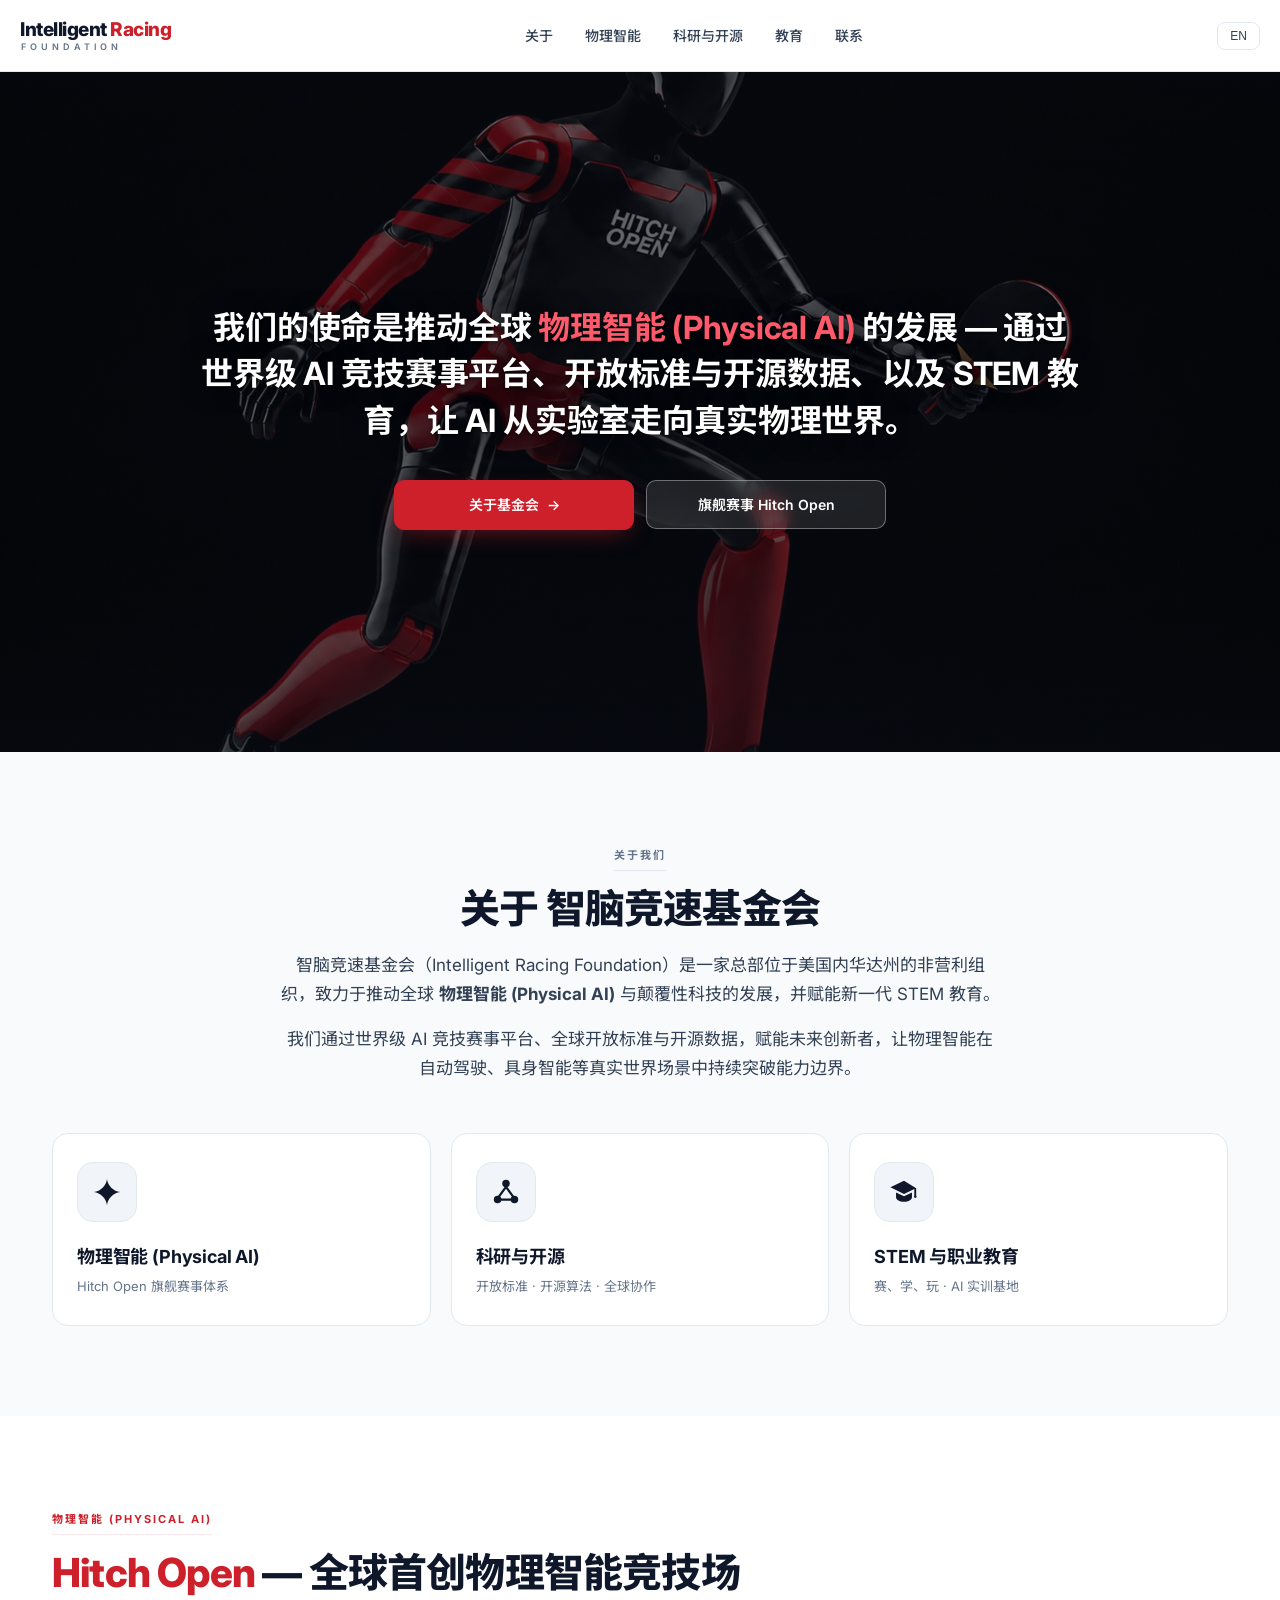
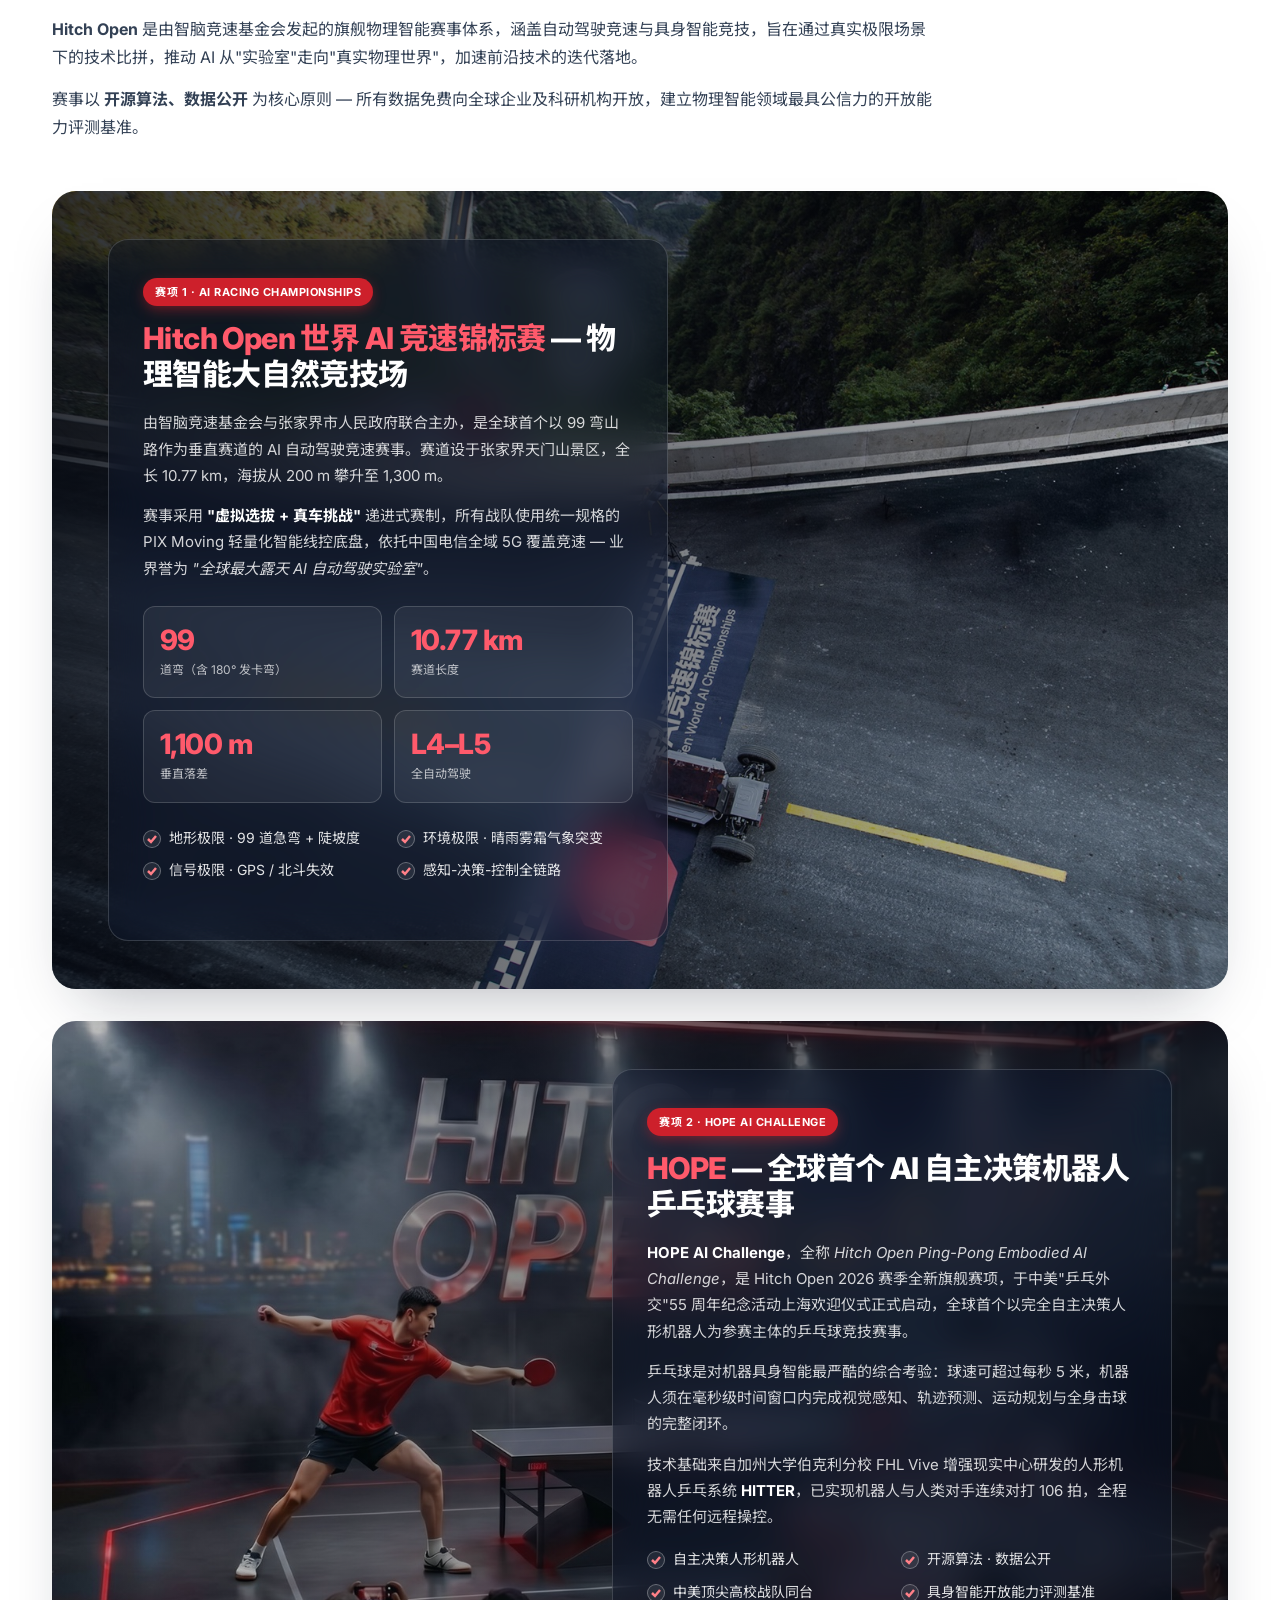
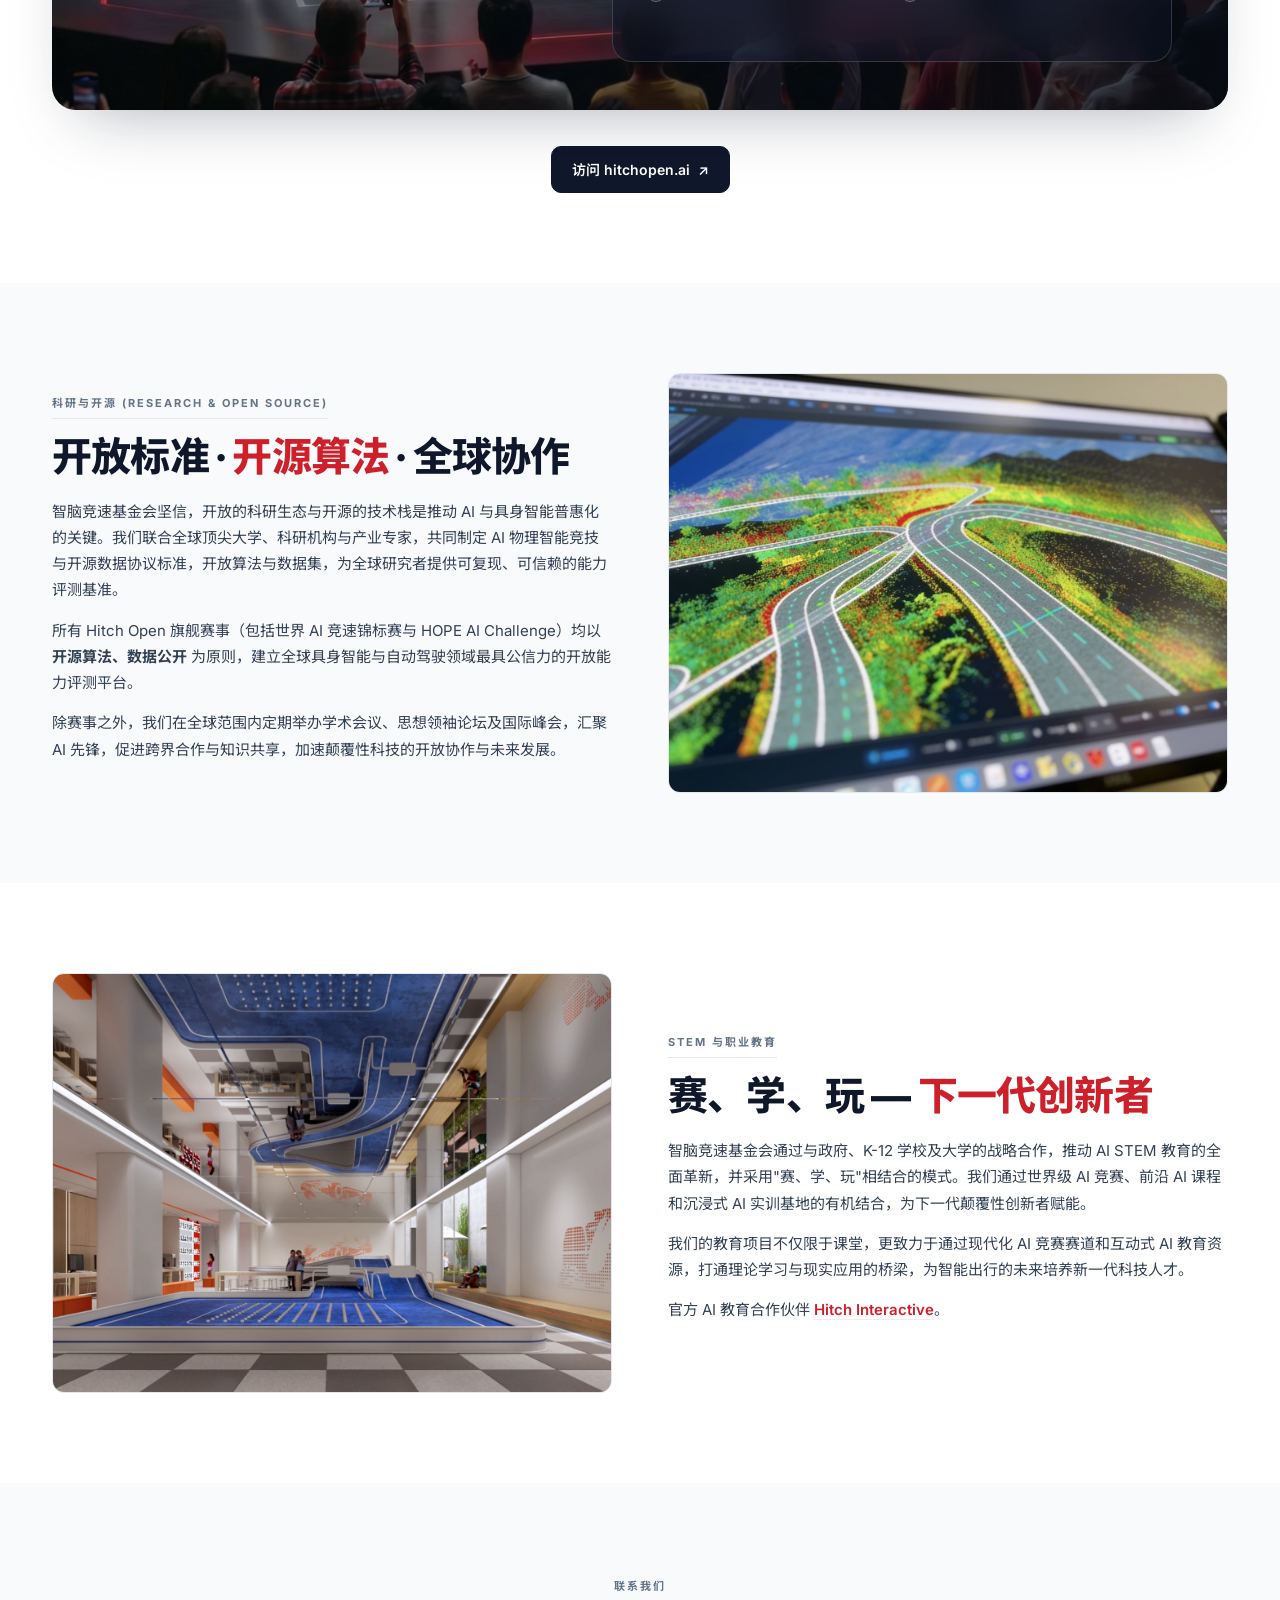
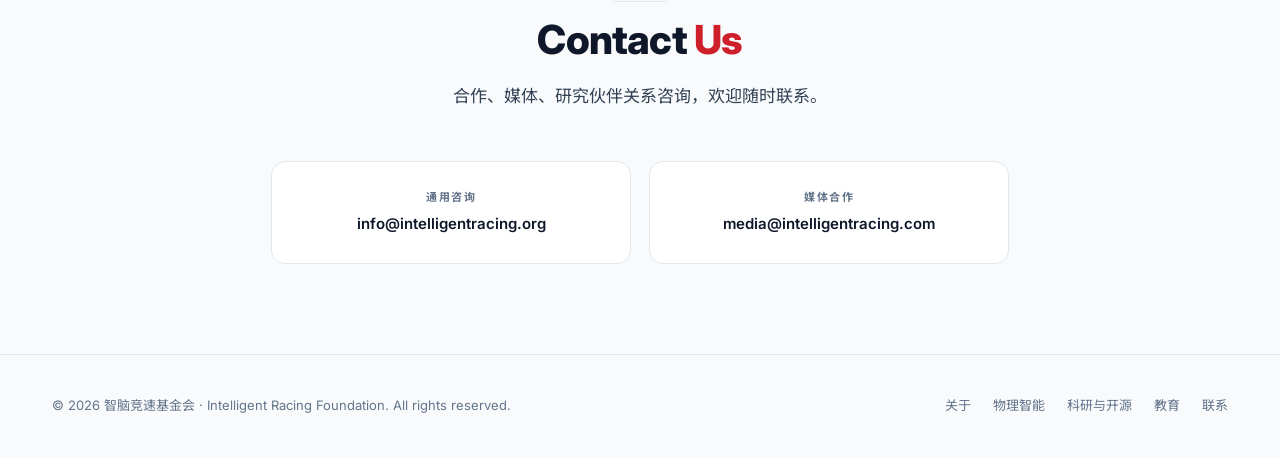
<file: index.html>
<!DOCTYPE html>
<html lang="zh-CN">

<head>
  <meta charset="utf-8">
  <title data-zh="智脑竞速基金会 · Intelligent Racing Foundation" data-en="Intelligent Racing Foundation">智脑竞速基金会 · Intelligent Racing Foundation</title>
  <meta name="viewport" content="width=device-width, initial-scale=1">
  <meta name="description" content="智脑竞速基金会 (Intelligent Racing Foundation) — 总部位于美国内华达州的非营利组织，致力于推动全球物理智能 (Physical AI) 与颠覆性科技发展。旗下 Hitch Open 旗舰赛事体系涵盖世界 AI 竞速锦标赛与 HOPE AI Challenge 机器人乒乓球赛事。">
  <meta name="keywords" content="Physical AI, 物理智能, Hitch Open, AI Racing, Embodied AI, 具身智能, 自动驾驶, STEM 教育, Intelligent Racing Foundation, 智脑竞速基金会">
  <meta name="author" content="Intelligent Racing Foundation">
  <meta name="robots" content="index, follow">
  <meta name="theme-color" content="#CD202B">
  <link rel="canonical" href="https://intelligentracing.org/">

  <!-- Open Graph -->
  <meta property="og:type" content="website">
  <meta property="og:site_name" content="Intelligent Racing Foundation">
  <meta property="og:title" content="智脑竞速基金会 · Intelligent Racing Foundation">
  <meta property="og:description" content="推动全球物理智能 (Physical AI) 发展 — 世界级 AI 竞技赛事 · 开放标准与开源数据 · STEM 教育.">
  <meta property="og:url" content="https://intelligentracing.org/">
  <meta property="og:image" content="https://intelligentracing.org/images/hero-bg.jpg">
  <meta property="og:image:width" content="1536">
  <meta property="og:image:height" content="1024">
  <meta property="og:locale" content="zh_CN">
  <meta property="og:locale:alternate" content="en_US">

  <!-- Twitter Card -->
  <meta name="twitter:card" content="summary_large_image">
  <meta name="twitter:title" content="智脑竞速基金会 · Intelligent Racing Foundation">
  <meta name="twitter:description" content="推动全球物理智能 (Physical AI) 发展 — 世界级 AI 竞技赛事 · 开放标准与开源数据 · STEM 教育.">
  <meta name="twitter:image" content="https://intelligentracing.org/images/hero-bg.jpg">

  <link rel="icon" type="image/png" href="images/favicon.png">
  <link rel="apple-touch-icon" href="images/webclip.png">
  <link rel="preconnect" href="https://fonts.googleapis.com">
  <link rel="preconnect" href="https://fonts.gstatic.com" crossorigin>
  <link
    href="https://fonts.googleapis.com/css2?family=Inter:wght@400;500;600;700;800&family=Noto+Sans+SC:wght@400;500;700;900&display=swap"
    rel="stylesheet">
  <style>
    /* ============================================
       Foundation — Cool Gray + Red Accent
       Variant 4 — Editorial slate base, brand red
       reserved for high-impact callouts (logo,
       headline keyword, stats, CTAs).
       ============================================ */
    :root {
      /* Neutrals (cool slate spectrum) */
      --bg: #FFFFFF;
      --bg-subtle: #F8FAFC;
      --bg-muted: #F1F5F9;
      --text: #0F172A;
      --text-soft: #334155;
      --text-muted: #64748B;
      --border: #E2E8F0;
      --border-strong: #CBD5E1;

      /* Slate (foundation neutrals) */
      --slate: #334155;
      --slate-dark: #0F172A;
      --slate-soft: #E2E8F0;
      --slate-tint: #F1F5F9;

      /* Red accent (brand callout) */
      --red: #CD202B;
      --red-dark: #A81822;
      --red-soft: #FBE8EA;
      --red-tint: #FDF3F4;
    }

    * {
      margin: 0;
      padding: 0;
      box-sizing: border-box;
    }

    html {
      scroll-behavior: smooth;
    }

    body {
      font-family: "Inter", "Noto Sans SC", -apple-system, BlinkMacSystemFont,
        "PingFang SC", "Microsoft YaHei", sans-serif;
      background: var(--bg);
      color: var(--text);
      line-height: 1.65;
      font-size: 15px;
      -webkit-font-smoothing: antialiased;
    }

    a {
      color: var(--text);
      text-decoration: none;
      transition: opacity 0.15s, color 0.15s;
    }

    a:hover {
      opacity: 0.7;
    }

    img {
      max-width: 100%;
      display: block;
    }

    /* Media images */
    .media-img {
      width: 100%;
      border-radius: 12px;
      object-fit: cover;
      display: block;
      border: 1px solid var(--border);
    }

    /* Container */
    .container {
      max-width: 1240px;
      margin: 0 auto;
      padding: 0 32px;
    }

    /* Header */
    .header {
      position: sticky;
      top: 0;
      z-index: 50;
      background: rgba(255, 255, 255, 0.88);
      backdrop-filter: saturate(180%) blur(12px);
      -webkit-backdrop-filter: saturate(180%) blur(12px);
      border-bottom: 1px solid var(--border);
    }

    .nav {
      display: flex;
      justify-content: space-between;
      align-items: center;
      gap: 24px;
      padding: 16px 0;
    }

    .logo {
      display: flex;
      flex-direction: column;
      gap: 3px;
      line-height: 1;
    }

    .logo .logo-main {
      font-size: 19px;
      font-weight: 800;
      letter-spacing: -0.025em;
      color: var(--slate-dark);
      white-space: nowrap;
    }

    .logo .logo-main em {
      font-style: normal;
      color: var(--red);
    }

    .logo .logo-sub {
      font-size: 9px;
      font-weight: 600;
      letter-spacing: 4px;
      text-transform: uppercase;
      color: var(--text-muted);
      padding-left: 1px;
    }

    .logo:hover {
      opacity: 1;
    }

    .nav ul {
      list-style: none;
      display: flex;
      gap: 4px;
      align-items: center;
      font-size: 14px;
    }

    .nav ul li a {
      display: inline-block;
      padding: 8px 14px;
      border-radius: 8px;
      color: var(--text-soft);
      font-weight: 500;
      transition: background 0.15s, color 0.15s;
    }

    .nav ul li a:hover {
      background: var(--bg-muted);
      color: var(--text);
      opacity: 1;
    }

    .nav-right {
      display: flex;
      gap: 8px;
      align-items: center;
    }

    .lang-toggle {
      padding: 6px 12px;
      border: 1px solid var(--border);
      border-radius: 8px;
      font-size: 12px;
      color: var(--text-soft);
      cursor: pointer;
      background: #fff;
      transition: border-color 0.15s, color 0.15s;
    }

    .lang-toggle:hover {
      border-color: var(--red);
      color: var(--red);
    }

    /* Hero */
    .hero {
      padding: 120px 0 110px;
      position: relative;
      overflow: hidden;
      min-height: 680px;
      display: flex;
      align-items: center;
      background: #0B0F17;
    }

    .hero::before {
      content: "";
      position: absolute;
      inset: 0;
      background-image: url("images/hero-bg.jpg");
      background-size: cover;
      background-position: center center;
      pointer-events: none;
    }

    .hero::after {
      content: "";
      position: absolute;
      inset: 0;
      background:
        radial-gradient(ellipse 70% 60% at 50% 50%, rgba(8, 12, 20, 0.72) 0%, rgba(8, 12, 20, 0.55) 55%, rgba(8, 12, 20, 0.30) 100%),
        linear-gradient(180deg, rgba(8, 12, 20, 0.35) 0%, rgba(8, 12, 20, 0) 30%, rgba(8, 12, 20, 0) 70%, rgba(8, 12, 20, 0.55) 100%);
      pointer-events: none;
    }

    .hero-content {
      max-width: 880px;
      margin: 0 auto;
      text-align: center;
      position: relative;
      z-index: 2;
    }

    .hero-eyebrow {
      display: inline-flex;
      align-items: center;
      gap: 8px;
      padding: 6px 14px;
      background: rgba(255, 255, 255, 0.08);
      border: 1px solid rgba(255, 255, 255, 0.18);
      backdrop-filter: blur(8px);
      -webkit-backdrop-filter: blur(8px);
      border-radius: 999px;
      font-size: 12px;
      font-weight: 500;
      color: rgba(255, 255, 255, 0.85);
      margin-bottom: 24px;
      letter-spacing: 0.3px;
    }

    .hero-eyebrow .pulse {
      width: 6px;
      height: 6px;
      border-radius: 50%;
      background: #FF4D5E;
      box-shadow: 0 0 0 4px rgba(255, 77, 94, 0.25);
    }

    .hero .slogan {
      font-size: clamp(22px, 2.6vw, 32px);
      font-weight: 700;
      line-height: 1.45;
      letter-spacing: -0.005em;
      color: #FFFFFF;
      max-width: 880px;
      margin: 0 auto 36px;
      text-shadow: 0 2px 24px rgba(0, 0, 0, 0.55), 0 1px 2px rgba(0, 0, 0, 0.6);
    }

    .hero .slogan .accent {
      color: #FF5A6B;
    }

    .btn-row {
      display: flex;
      gap: 12px;
      justify-content: center;
      flex-wrap: wrap;
    }

    .btn {
      display: inline-flex;
      align-items: center;
      gap: 8px;
      padding: 12px 22px;
      border: 1px solid var(--border-strong);
      border-radius: 10px;
      font-size: 14px;
      font-weight: 600;
      color: var(--text);
      background: #fff;
      cursor: pointer;
      transition: all 0.15s;
    }

    .btn:hover {
      border-color: var(--red);
      color: var(--red);
      transform: translateY(-1px);
      opacity: 1;
    }

    .btn.primary {
      background: var(--slate-dark);
      color: #fff;
      border-color: var(--slate-dark);
    }

    .btn.primary:hover {
      background: var(--red);
      border-color: var(--red);
      color: #fff;
    }

    .btn .arrow {
      transition: transform 0.15s;
    }

    .btn:hover .arrow {
      transform: translateX(2px);
    }

    /* Hero-specific button styling (on dark bg) */
    .hero .btn {
      background: rgba(255, 255, 255, 0.10);
      border-color: rgba(255, 255, 255, 0.35);
      color: #fff;
      backdrop-filter: blur(8px);
      -webkit-backdrop-filter: blur(8px);
      min-width: 240px;
      justify-content: center;
    }

    .hero .btn:hover {
      background: rgba(255, 255, 255, 0.18);
      border-color: #fff;
      color: #fff;
    }

    .hero .btn.primary {
      background: var(--red);
      border-color: var(--red);
      color: #fff;
      box-shadow: 0 8px 24px -8px rgba(205, 32, 43, 0.55);
    }

    .hero .btn.primary:hover {
      background: var(--red-dark);
      border-color: var(--red-dark);
      color: #fff;
    }


    /* Section base */
    section.block {
      padding: 90px 0;
      position: relative;
    }

    section.block.alt {
      background: var(--bg-subtle);
    }

    .section-head {
      max-width: 760px;
      margin: 0 auto 50px;
      text-align: center;
    }

    .eyebrow {
      display: inline-block;
      font-size: 11px;
      font-weight: 700;
      letter-spacing: 2px;
      text-transform: uppercase;
      color: var(--text-muted);
      margin-bottom: 14px;
      padding-bottom: 6px;
      border-bottom: 1px solid var(--border);
    }

    .eyebrow.red {
      color: var(--red);
      border-bottom-color: var(--red-soft);
    }

    h2.title {
      font-size: clamp(28px, 3.5vw, 40px);
      font-weight: 800;
      line-height: 1.2;
      letter-spacing: -0.02em;
      margin-bottom: 18px;
      color: var(--text);
    }

    h2.title .accent {
      color: var(--red);
    }

    h2.title .accent.slate {
      color: var(--slate-dark);
    }

    p.body,
    .lead {
      font-size: 15px;
      color: var(--text-soft);
      margin-bottom: 14px;
      line-height: 1.75;
    }

    .lead {
      font-size: 17px;
      max-width: 720px;
      margin: 0 auto 16px;
      line-height: 1.7;
    }

    /* Mission cards */
    .mission-grid {
      display: grid;
      grid-template-columns: repeat(3, 1fr);
      gap: 20px;
      margin-top: 30px;
    }

    .mission-card {
      background: #fff;
      border: 1px solid var(--border);
      border-radius: 16px;
      padding: 28px 24px;
      color: inherit;
      display: block;
      transition: transform 0.2s, box-shadow 0.2s, border-color 0.2s;
    }

    .mission-card:hover {
      transform: translateY(-4px);
      box-shadow: 0 12px 32px -8px rgba(15, 23, 42, 0.12);
      border-color: var(--red);
      opacity: 1;
    }

    .mission-card .num-label {
      font-family: "Inter", monospace;
      font-size: 11px;
      font-weight: 600;
      letter-spacing: 1.5px;
      color: var(--text-muted);
      margin-bottom: 18px;
    }

    .mission-card:hover .num-label {
      color: var(--red);
    }

    .mission-card .icon-box {
      width: 60px;
      height: 60px;
      border-radius: 16px;
      background: var(--slate-tint);
      border: 1px solid var(--border);
      display: flex;
      align-items: center;
      justify-content: center;
      margin-bottom: 20px;
      color: var(--slate-dark);
      transition: background 0.2s, border-color 0.2s, color 0.2s;
    }

    .mission-card .icon-box svg {
      width: 30px;
      height: 30px;
      display: block;
    }

    .mission-card:hover .icon-box {
      background: var(--red-tint);
      color: var(--red);
      border-color: var(--red-soft);
    }

    .mission-card h3 {
      font-size: 18px;
      font-weight: 700;
      margin-bottom: 6px;
      letter-spacing: -0.01em;
    }

    .mission-card .sub-name {
      font-size: 13px;
      color: var(--text-muted);
      line-height: 1.5;
    }

    /* Split */
    .split {
      display: grid;
      grid-template-columns: 1fr 1fr;
      gap: 56px;
      align-items: center;
    }

    .split.reverse> :first-child {
      order: 2;
    }

    /* Stats */
    .stats {
      display: grid;
      grid-template-columns: repeat(2, 1fr);
      gap: 12px;
      margin: 24px 0;
    }

    .stat {
      background: var(--bg-subtle);
      border: 1px solid var(--border);
      border-radius: 12px;
      padding: 18px 16px;
      transition: border-color 0.2s;
    }

    .stat:hover {
      border-color: var(--red-soft);
    }

    .stat .num {
      font-size: 28px;
      font-weight: 800;
      line-height: 1.1;
      letter-spacing: -0.02em;
      color: var(--red);
    }

    .stat .lab {
      font-size: 12px;
      color: var(--text-muted);
      margin-top: 4px;
    }

    /* Bullets */
    ul.bullets {
      list-style: none;
      display: grid;
      grid-template-columns: 1fr;
      gap: 10px;
      margin: 18px 0 24px;
    }

    ul.bullets.cols-2 {
      grid-template-columns: 1fr 1fr;
      gap: 10px 18px;
    }

    ul.bullets li {
      font-size: 14px;
      color: var(--text-soft);
      padding-left: 26px;
      position: relative;
      line-height: 1.6;
    }

    ul.bullets li::before {
      content: "";
      position: absolute;
      left: 0;
      top: 3px;
      width: 16px;
      height: 16px;
      border-radius: 50%;
      background-color: var(--bg-muted);
      border: 1px solid var(--border-strong);
      background-image: url("data:image/svg+xml;utf8,<svg xmlns='http://www.w3.org/2000/svg' viewBox='0 0 16 16' fill='none' stroke='%230F172A' stroke-width='2.5'><path d='M4 8l3 3 5-6'/></svg>");
      background-position: center;
      background-repeat: no-repeat;
    }

    /* Sub-event cards */
    .sub-event {
      background: #fff;
      border: 1px solid var(--border);
      border-radius: 16px;
      padding: 32px;
      margin-top: 28px;
    }

    .sub-event .tag {
      display: inline-flex;
      align-items: center;
      gap: 6px;
      padding: 5px 12px;
      border-radius: 999px;
      font-size: 11px;
      font-weight: 700;
      letter-spacing: 0.5px;
      text-transform: uppercase;
      background: var(--red);
      color: #fff;
    }

    .btn-accent {
      display: inline-flex;
      align-items: center;
      gap: 8px;
      padding: 11px 20px;
      border-radius: 10px;
      font-size: 14px;
      font-weight: 600;
      color: #fff;
      background: var(--slate-dark);
      border: 1px solid var(--slate-dark);
      transition: transform 0.15s, background 0.15s, color 0.15s;
    }

    .btn-accent:hover {
      transform: translateY(-1px);
      background: #1E293B;
      opacity: 1;
    }

    /* ============================================
       Glass feature block — full-bleed bg image
       with frosted-glass content card
       ============================================ */
    .glass-feature {
      position: relative;
      border-radius: 24px;
      overflow: hidden;
      min-height: 560px;
      display: flex;
      align-items: center;
      margin-top: 32px;
      isolation: isolate;
      box-shadow: 0 30px 60px -30px rgba(15, 23, 42, 0.35);
    }

    .glass-feature .gf-bg {
      position: absolute;
      inset: 0;
      background-size: cover;
      background-position: center center;
      z-index: 0;
      transform: scale(1.02);
      transition: transform 0.6s ease;
    }

    .glass-feature:hover .gf-bg {
      transform: scale(1.06);
    }

    .glass-feature::after {
      content: "";
      position: absolute;
      inset: 0;
      background:
        linear-gradient(100deg, rgba(8, 12, 20, 0.85) 0%, rgba(8, 12, 20, 0.55) 48%, rgba(8, 12, 20, 0.18) 100%);
      z-index: 1;
      pointer-events: none;
    }

    .glass-feature.reverse::after {
      background:
        linear-gradient(260deg, rgba(8, 12, 20, 0.85) 0%, rgba(8, 12, 20, 0.55) 48%, rgba(8, 12, 20, 0.18) 100%);
    }

    .glass-card {
      position: relative;
      z-index: 2;
      max-width: 560px;
      margin: 48px 56px;
      padding: 38px 34px 34px;
      background: rgba(15, 23, 42, 0.42);
      border: 1px solid rgba(255, 255, 255, 0.16);
      border-radius: 20px;
      backdrop-filter: blur(20px) saturate(160%);
      -webkit-backdrop-filter: blur(20px) saturate(160%);
      color: #fff;
    }

    .glass-feature.reverse .glass-card {
      margin-left: auto;
    }

    .glass-card .tag {
      display: inline-flex;
      align-items: center;
      gap: 6px;
      padding: 5px 12px;
      border-radius: 999px;
      font-size: 11px;
      font-weight: 700;
      letter-spacing: 0.5px;
      text-transform: uppercase;
      background: var(--red);
      color: #fff;
      box-shadow: 0 4px 14px -2px rgba(205, 32, 43, 0.55);
    }

    .glass-card .eyebrow {
      color: rgba(255, 255, 255, 0.7);
      border-bottom-color: rgba(255, 255, 255, 0.2);
    }

    .glass-card .eyebrow.red {
      color: #FF8088;
      border-bottom-color: rgba(255, 90, 107, 0.35);
    }

    .glass-card h2.title {
      color: #fff;
      margin-top: 14px;
    }

    .glass-card h2.title .accent {
      color: #FF5A6B;
    }

    .glass-card p.body {
      color: rgba(255, 255, 255, 0.82);
    }

    .glass-card p.body strong {
      color: #fff;
    }

    .glass-card p.body a {
      color: #FF8088;
    }

    .glass-card .stats .stat {
      background: rgba(255, 255, 255, 0.06);
      border: 1px solid rgba(255, 255, 255, 0.16);
    }

    .glass-card .stats .stat:hover {
      border-color: rgba(255, 90, 107, 0.55);
    }

    .glass-card .stats .stat .num {
      color: #FF5A6B;
    }

    .glass-card .stats .stat .lab {
      color: rgba(255, 255, 255, 0.7);
    }

    .glass-card ul.bullets li {
      color: rgba(255, 255, 255, 0.88);
    }

    .glass-card ul.bullets li::before {
      background-color: rgba(255, 255, 255, 0.08);
      border-color: rgba(255, 255, 255, 0.3);
      background-image: url("data:image/svg+xml;utf8,<svg xmlns='http://www.w3.org/2000/svg' viewBox='0 0 16 16' fill='none' stroke='%23FF8088' stroke-width='2.5'><path d='M4 8l3 3 5-6'/></svg>");
    }

    @media (max-width: 900px) {
      .glass-feature {
        min-height: 0;
      }

      .glass-card,
      .glass-feature.reverse .glass-card {
        margin: 24px 16px;
        max-width: none;
        padding: 28px 22px;
      }

      .glass-feature::after,
      .glass-feature.reverse::after {
        background: linear-gradient(180deg, rgba(8, 12, 20, 0.55) 0%, rgba(8, 12, 20, 0.85) 100%);
      }
    }

    /* Contact */
    .contact-grid {
      display: grid;
      grid-template-columns: repeat(2, minmax(260px, 360px));
      gap: 18px;
      justify-content: center;
      margin-top: 30px;
    }

    .contact-card {
      background: #fff;
      border: 1px solid var(--border);
      border-radius: 14px;
      padding: 26px 22px;
      text-align: center;
      transition: border-color 0.2s, transform 0.2s;
    }

    .contact-card:hover {
      border-color: var(--red);
      transform: translateY(-2px);
    }

    .contact-card .label {
      font-size: 11px;
      letter-spacing: 1.5px;
      color: var(--text-muted);
      margin-bottom: 6px;
      text-transform: uppercase;
      font-weight: 700;
    }

    .contact-card a {
      font-size: 15px;
      font-weight: 600;
      color: var(--slate-dark);
    }

    .contact-card:hover a {
      color: var(--red);
    }

    /* Footer */
    footer {
      background: var(--bg-subtle);
      border-top: 1px solid var(--border);
      padding: 40px 0;
      font-size: 13px;
      color: var(--text-muted);
    }

    .footer-inner {
      display: flex;
      justify-content: space-between;
      align-items: center;
      flex-wrap: wrap;
      gap: 16px;
    }

    .footer-links {
      display: flex;
      gap: 22px;
    }

    .footer-links a {
      color: var(--text-muted);
    }

    .footer-links a:hover {
      color: var(--red);
    }

    /* Responsive */
    @media (max-width: 900px) {
      .container.nav {
        padding-top: 28px;
        padding-bottom: 28px;
      }

      .nav ul {
        display: none;
      }

      .mission-grid {
        grid-template-columns: 1fr;
      }

      .split {
        grid-template-columns: 1fr;
        gap: 32px;
      }

      .split.reverse> :first-child {
        order: 0;
      }

      .contact-grid {
        grid-template-columns: 1fr;
      }

      ul.bullets.cols-2 {
        grid-template-columns: 1fr;
      }

      section.block {
        padding: 60px 0;
      }

      .hero {
        padding: 50px 0 40px;
      }

      .container {
        padding: 0 20px;
      }
    }
  </style>
</head>

<body>

  <!-- ===== HEADER ===== -->
  <header class="header">
    <div class="container nav">
      <a href="/" class="logo" aria-label="Intelligent Racing Foundation">
        <span class="logo-main">Intelligent <em>Racing</em></span>
        <span class="logo-sub">Foundation</span>
      </a>
      <ul>
        <li><a href="#about" data-zh="关于" data-en="About">关于</a></li>
        <li><a href="#pillar-ai" data-zh="物理智能" data-en="Physical AI">物理智能</a></li>
        <li><a href="#pillar-research" data-zh="科研与开源" data-en="Research &amp; Open Source">科研与开源</a></li>
        <li><a href="#pillar-edu" data-zh="教育" data-en="Education">教育</a></li>
        <li><a href="#contact" data-zh="联系" data-en="Contact">联系</a></li>
      </ul>
      <div class="nav-right">
        <button class="lang-toggle" onclick="switchLanguage(document.documentElement.lang==='en'?'zh':'en')">EN</button>
      </div>
    </div>
  </header>

  <!-- ===== HERO ===== -->
  <section class="hero">
    <div class="container">
      <div class="hero-content">
        <h1 class="slogan"
          data-zh='我们的使命是推动全球 <span class="accent">物理智能 (Physical AI)</span> 的发展 — 通过世界级 AI 竞技赛事平台、开放标准与开源数据、以及 STEM 教育，让 AI 从实验室走向真实物理世界。'
          data-en='Our mission is to advance global <span class="accent">Physical AI</span> — through world-class AI competition platforms, open standards and open-source data, and STEM education — taking AI from the lab into the real physical world.'>我们的使命是推动全球 <span class="accent">物理智能 (Physical AI)</span> 的发展 — 通过世界级 AI 竞技赛事平台、开放标准与开源数据、以及 STEM 教育，让 AI 从实验室走向真实物理世界。</h1>
        <div class="btn-row">
          <a class="btn primary" href="#about"
            data-zh='关于基金会 <span class="arrow">→</span>'
            data-en='About the Foundation <span class="arrow">→</span>'>
            关于基金会
            <span class="arrow">→</span>
          </a>
          <a class="btn" href="#pillar-ai"
            data-zh="旗舰赛事 Hitch Open"
            data-en="Flagship: Hitch Open">旗舰赛事 Hitch Open</a>
        </div>
      </div>
    </div>
  </section>

  <!-- ===== ABOUT ===== -->
  <section class="block alt" id="about">
    <div class="container">
      <div class="section-head">
        <div class="eyebrow" data-zh="关于我们" data-en="About Us">关于我们</div>
        <h2 class="title"
          data-zh='关于 <span class="accent slate">智脑竞速基金会</span>'
          data-en='About the <span class="accent slate">Intelligent Racing Foundation</span>'>关于 <span class="accent slate">智脑竞速基金会</span></h2>
        <p class="lead"
          data-zh='智脑竞速基金会（Intelligent Racing Foundation）是一家总部位于美国内华达州的非营利组织，致力于推动全球 <strong>物理智能 (Physical AI)</strong> 与颠覆性科技的发展，并赋能新一代 STEM 教育。'
          data-en='The Intelligent Racing Foundation is a non-profit organization headquartered in Nevada, USA, dedicated to advancing global <strong>Physical AI</strong> and disruptive technologies, and empowering the next generation of STEM education.'>智脑竞速基金会（Intelligent Racing Foundation）是一家总部位于美国内华达州的非营利组织，致力于推动全球
          <strong>物理智能 (Physical AI)</strong> 与颠覆性科技的发展，并赋能新一代 STEM 教育。</p>
        <p class="lead"
          data-zh="我们通过世界级 AI 竞技赛事平台、全球开放标准与开源数据，赋能未来创新者，让物理智能在自动驾驶、具身智能等真实世界场景中持续突破能力边界。"
          data-en="Through world-class AI competition platforms, open global standards, and open-source data, we empower future innovators — pushing the capability frontier of Physical AI across autonomous driving, embodied intelligence, and other real-world domains.">我们通过世界级 AI 竞技赛事平台、全球开放标准与开源数据，赋能未来创新者，让物理智能在自动驾驶、具身智能等真实世界场景中持续突破能力边界。</p>
      </div>

      <div class="mission-grid">
        <a class="mission-card" href="#pillar-ai">
          <div class="icon-box">
            <svg viewBox="0 0 32 32" fill="currentColor" aria-hidden="true">
              <path d="M16 2c.7 7 6.9 13.2 14 14-7.1.8-13.3 7-14 14-.7-7-6.9-13.2-14-14C9.1 15.2 15.3 9 16 2Z" />
            </svg>
          </div>
          <h3 data-zh="物理智能 (Physical AI)" data-en="Physical AI">物理智能 (Physical AI)</h3>
          <div class="sub-name" data-zh="Hitch Open 旗舰赛事体系" data-en="Hitch Open flagship event series">Hitch Open 旗舰赛事体系</div>
        </a>
        <a class="mission-card" href="#pillar-research">
          <div class="icon-box">
            <svg viewBox="0 0 32 32" fill="none" stroke="currentColor" stroke-width="2.4" stroke-linecap="round"
              aria-hidden="true">
              <path d="M16 10.5 8 21.5M16 10.5 24 21.5M10.5 24h11" />
              <circle cx="16" cy="7" r="4" fill="currentColor" stroke="none" />
              <circle cx="7" cy="24" r="4" fill="currentColor" stroke="none" />
              <circle cx="25" cy="24" r="4" fill="currentColor" stroke="none" />
            </svg>
          </div>
          <h3 data-zh="科研与开源" data-en="Research &amp; Open Source">科研与开源</h3>
          <div class="sub-name" data-zh="开放标准 · 开源算法 · 全球协作" data-en="Open standards · Open-source algorithms · Global collaboration">开放标准 · 开源算法 · 全球协作</div>
        </a>
        <a class="mission-card" href="#pillar-edu">
          <div class="icon-box">
            <svg viewBox="0 0 32 32" fill="currentColor" aria-hidden="true">
              <path d="M16 4 1.5 11 16 18l11-5.3V20a1.4 1.4 0 1 0 2 0v-8L16 4Z" />
              <path d="M7.5 16.6v5.1c0 2.7 3.8 4.8 8.5 4.8s8.5-2.1 8.5-4.8v-5.1L16 20.6l-8.5-4Z" />
            </svg>
          </div>
          <h3 data-zh="STEM 与职业教育" data-en="STEM &amp; Career Education">STEM 与职业教育</h3>
          <div class="sub-name" data-zh="赛、学、玩 · AI 实训基地" data-en="Race, Learn, Play · AI training hubs">赛、学、玩 · AI 实训基地</div>
        </a>
      </div>
    </div>
  </section>

  <!-- ===== PILLAR 1: PHYSICAL AI ===== -->
  <section class="block" id="pillar-ai">
    <div class="container">
      <div class="section-head" style="text-align:left;max-width:880px;margin-left:0;">
        <div class="eyebrow red" data-zh="物理智能 (Physical AI)" data-en="Physical AI">物理智能 (Physical AI)</div>
        <h2 class="title"
          data-zh='<span class="accent">Hitch Open</span> — 全球首创物理智能竞技场'
          data-en='<span class="accent">Hitch Open</span> — The World&#39;s First Physical AI Arena'><span class="accent">Hitch Open</span> — 全球首创物理智能竞技场</h2>
        <p class="body" style="font-size:16px;"
          data-zh='<strong>Hitch Open</strong> 是由智脑竞速基金会发起的旗舰物理智能赛事体系，涵盖自动驾驶竞速与具身智能竞技，旨在通过真实极限场景下的技术比拼，推动 AI 从"实验室"走向"真实物理世界"，加速前沿技术的迭代落地。'
          data-en='<strong>Hitch Open</strong> is the flagship Physical AI competition series founded by the Intelligent Racing Foundation, spanning autonomous-driving racing and embodied-intelligence challenges. Through technology contests in real-world extreme scenarios, it drives AI from the "lab" into the "real physical world," accelerating frontier-tech iteration and deployment.'><strong>Hitch Open</strong> 是由智脑竞速基金会发起的旗舰物理智能赛事体系，涵盖自动驾驶竞速与具身智能竞技，旨在通过真实极限场景下的技术比拼，推动 AI 从"实验室"走向"真实物理世界"，加速前沿技术的迭代落地。</p>
        <p class="body" style="font-size:16px;"
          data-zh='赛事以 <strong>开源算法、数据公开</strong> 为核心原则 — 所有数据免费向全球企业及科研机构开放，建立物理智能领域最具公信力的开放能力评测基准。'
          data-en='Built on the core principles of <strong>open-source algorithms and open data</strong>, all data is freely available to enterprises and research institutions worldwide — establishing the most authoritative open capability benchmark in the Physical AI field.'>赛事以 <strong>开源算法、数据公开</strong> 为核心原则 — 所有数据免费向全球企业及科研机构开放，建立物理智能领域最具公信力的开放能力评测基准。</p>
      </div>

      <!-- 赛项 1: World AI Racing Championships -->
      <div class="glass-feature">
        <div class="gf-bg" style="background-image:url('images/track.jpg');"></div>
        <div class="glass-card">
          <span class="tag"
            data-zh="赛项 1 · AI Racing Championships"
            data-en="Event 1 · AI Racing Championships">赛项 1 · AI Racing Championships</span>
          <h2 class="title" style="font-size:30px;"
            data-zh='<span class="accent">Hitch Open 世界 AI 竞速锦标赛</span> — 物理智能大自然竞技场'
            data-en='<span class="accent">Hitch Open World AI Racing Championships</span> — Physical AI Colosseum in the Wild'><span class="accent">Hitch Open 世界 AI 竞速锦标赛</span> — 物理智能大自然竞技场</h2>
          <p class="body"
            data-zh="由智脑竞速基金会与张家界市人民政府联合主办，是全球首个以 99 弯山路作为垂直赛道的 AI 自动驾驶竞速赛事。赛道设于张家界天门山景区，全长 10.77 km，海拔从 200 m 攀升至 1,300 m。"
            data-en="Co-hosted by the Intelligent Racing Foundation and the Zhangjiajie Municipal People&#39;s Government — the world&#39;s first AI autonomous-driving race using a 99-curve mountain road as a vertical racetrack. Set in Tianmen Mountain, Zhangjiajie, the course runs 10.77 km, climbing from 200 m to 1,300 m elevation.">由智脑竞速基金会与张家界市人民政府联合主办，是全球首个以 99 弯山路作为垂直赛道的 AI 自动驾驶竞速赛事。赛道设于张家界天门山景区，全长 10.77 km，海拔从 200 m 攀升至 1,300 m。</p>
          <p class="body"
            data-zh='赛事采用 <strong>"虚拟选拔 + 真车挑战"</strong> 递进式赛制，所有战队使用统一规格的 PIX Moving 轻量化智能线控底盘，依托中国电信全域 5G 覆盖竞速 — 业界誉为 <em>"全球最大露天 AI 自动驾驶实验室"</em>。'
            data-en='The event uses a progressive <strong>"Virtual Qualifiers + Real-Vehicle Challenge"</strong> format. All teams race on identical PIX Moving lightweight intelligent drive-by-wire chassis over China Telecom&#39;s full 5G coverage — known across the industry as <em>"the world&#39;s largest open-air AI autonomous-driving laboratory."</em>'>赛事采用 <strong>"虚拟选拔 + 真车挑战"</strong> 递进式赛制，所有战队使用统一规格的 PIX Moving 轻量化智能线控底盘，依托中国电信全域 5G 覆盖竞速 — 业界誉为 <em>"全球最大露天 AI 自动驾驶实验室"</em>。</p>

          <div class="stats">
            <div class="stat">
              <div class="num">99</div>
              <div class="lab" data-zh="道弯（含 180° 发卡弯）" data-en="Curves (incl. 180° hairpins)">道弯（含 180° 发卡弯）</div>
            </div>
            <div class="stat">
              <div class="num">10.77 km</div>
              <div class="lab" data-zh="赛道长度" data-en="Track length">赛道长度</div>
            </div>
            <div class="stat">
              <div class="num">1,100 m</div>
              <div class="lab" data-zh="垂直落差" data-en="Vertical drop">垂直落差</div>
            </div>
            <div class="stat">
              <div class="num">L4–L5</div>
              <div class="lab" data-zh="全自动驾驶" data-en="Full autonomy">全自动驾驶</div>
            </div>
          </div>

          <ul class="bullets cols-2">
            <li data-zh="地形极限 · 99 道急弯 + 陡坡度" data-en="Terrain extreme · 99 sharp curves + steep gradients">地形极限 · 99 道急弯 + 陡坡度</li>
            <li data-zh="环境极限 · 晴雨雾霜气象突变" data-en="Weather extreme · rapid shifts of sun, rain, fog, frost">环境极限 · 晴雨雾霜气象突变</li>
            <li data-zh="信号极限 · GPS / 北斗失效" data-en="Signal extreme · GPS / BeiDou blackouts">信号极限 · GPS / 北斗失效</li>
            <li data-zh="感知-决策-控制全链路" data-en="Full perception–decision–control chain">感知-决策-控制全链路</li>
          </ul>
        </div>
      </div>

      <!-- 赛项 2: HOPE AI Challenge -->
      <div class="glass-feature reverse">
        <div class="gf-bg" style="background-image:url('images/hope.jpg');"></div>
        <div class="glass-card">
          <span class="tag"
            data-zh="赛项 2 · HOPE AI Challenge"
            data-en="Event 2 · HOPE AI Challenge">赛项 2 · HOPE AI Challenge</span>
          <h2 class="title" style="font-size:30px;"
            data-zh='<span class="accent">HOPE</span> — 全球首个 AI 自主决策机器人乒乓球赛事'
            data-en='<span class="accent">HOPE</span> — The World&#39;s First Fully Autonomous Robot Table-Tennis Tournament'><span class="accent">HOPE</span> — 全球首个 AI 自主决策机器人乒乓球赛事</h2>
          <p class="body"
            data-zh='<strong>HOPE AI Challenge</strong>，全称 <em>Hitch Open Ping-Pong Embodied AI Challenge</em>，是 Hitch Open 2026 赛季全新旗舰赛项，于中美"乒乓外交"55 周年纪念活动上海欢迎仪式正式启动，全球首个以完全自主决策人形机器人为参赛主体的乒乓球竞技赛事。'
            data-en='<strong>HOPE AI Challenge</strong> — full name <em>Hitch Open Ping-Pong Embodied AI Challenge</em> — is the new flagship event of the Hitch Open 2026 season, officially launched at the Shanghai welcome ceremony for the 55th anniversary of US–China "Ping-Pong Diplomacy." It is the world&#39;s first table-tennis tournament featuring fully autonomous humanoid robots as competitors.'><strong>HOPE AI Challenge</strong>，全称 <em>Hitch Open Ping-Pong Embodied AI Challenge</em>，是 Hitch Open 2026 赛季全新旗舰赛项，于中美"乒乓外交"55 周年纪念活动上海欢迎仪式正式启动，全球首个以完全自主决策人形机器人为参赛主体的乒乓球竞技赛事。</p>
          <p class="body"
            data-zh="乒乓球是对机器具身智能最严酷的综合考验：球速可超过每秒 5 米，机器人须在毫秒级时间窗口内完成视觉感知、轨迹预测、运动规划与全身击球的完整闭环。"
            data-en="Table tennis is one of the most demanding tests of embodied intelligence: ball speeds exceed 5 m/s, requiring robots to close the full loop of visual perception, trajectory prediction, motion planning, and whole-body striking within milliseconds.">乒乓球是对机器具身智能最严酷的综合考验：球速可超过每秒 5 米，机器人须在毫秒级时间窗口内完成视觉感知、轨迹预测、运动规划与全身击球的完整闭环。</p>
          <p class="body"
            data-zh='技术基础来自加州大学伯克利分校 FHL Vive 增强现实中心研发的人形机器人乒乓系统 <strong>HITTER</strong>，已实现机器人与人类对手连续对打 106 拍，全程无需任何远程操控。'
            data-en='The technology builds on <strong>HITTER</strong>, a humanoid table-tennis system developed at UC Berkeley&#39;s FHL Vive Center for Enhanced Reality, which has achieved 106-rally continuous play against human opponents with zero teleoperation.'>技术基础来自加州大学伯克利分校 FHL Vive 增强现实中心研发的人形机器人乒乓系统 <strong>HITTER</strong>，已实现机器人与人类对手连续对打 106 拍，全程无需任何远程操控。</p>

          <ul class="bullets cols-2">
            <li data-zh="自主决策人形机器人" data-en="Fully autonomous humanoid robots">自主决策人形机器人</li>
            <li data-zh="开源算法 · 数据公开" data-en="Open-source algorithms · Open data">开源算法 · 数据公开</li>
            <li data-zh="中美顶尖高校战队同台" data-en="Top US and China university teams compete side by side">中美顶尖高校战队同台</li>
            <li data-zh="具身智能开放能力评测基准" data-en="Open capability benchmark for embodied intelligence">具身智能开放能力评测基准</li>
          </ul>
        </div>
      </div>

      <div style="text-align:center;margin-top:36px;">
        <a class="btn-accent" href="https://hitchopen.ai/" target="_blank" rel="noopener"
          data-zh='访问 hitchopen.ai <span>↗</span>'
          data-en='Visit hitchopen.ai <span>↗</span>'>
          访问 hitchopen.ai
          <span>↗</span>
        </a>
      </div>
    </div>
  </section>

  <!-- ===== PILLAR 2: RESEARCH & OPEN SOURCE ===== -->
  <section class="block alt" id="pillar-research">
    <div class="container">
      <div class="split reverse">
        <img class="media-img" src="images/research.jpg" alt="Research &amp; Open Source · Global collaboration"
          style="height:420px;">
        <div>
          <div class="eyebrow"
            data-zh="科研与开源 (Research &amp; Open Source)"
            data-en="Research &amp; Open Source">科研与开源 (Research & Open Source)</div>
          <h2 class="title"
            data-zh='开放标准 · <span class="accent">开源算法</span> · 全球协作'
            data-en='Open Standards · <span class="accent">Open-Source Algorithms</span> · Global Collaboration'>开放标准 · <span class="accent">开源算法</span> · 全球协作</h2>
          <p class="body"
            data-zh="智脑竞速基金会坚信，开放的科研生态与开源的技术栈是推动 AI 与具身智能普惠化的关键。我们联合全球顶尖大学、科研机构与产业专家，共同制定 AI 物理智能竞技与开源数据协议标准，开放算法与数据集，为全球研究者提供可复现、可信赖的能力评测基准。"
            data-en="The Intelligent Racing Foundation believes that an open research ecosystem and an open-source tech stack are essential to making AI and embodied intelligence universally accessible. Together with leading universities, research institutions, and industry experts worldwide, we co-author Physical AI competition standards and open-data protocols, releasing algorithms and datasets to give global researchers reproducible, trustworthy capability benchmarks.">智脑竞速基金会坚信，开放的科研生态与开源的技术栈是推动 AI 与具身智能普惠化的关键。我们联合全球顶尖大学、科研机构与产业专家，共同制定 AI 物理智能竞技与开源数据协议标准，开放算法与数据集，为全球研究者提供可复现、可信赖的能力评测基准。</p>
          <p class="body"
            data-zh='所有 Hitch Open 旗舰赛事（包括世界 AI 竞速锦标赛与 HOPE AI Challenge）均以 <strong>开源算法、数据公开</strong> 为原则，建立全球具身智能与自动驾驶领域最具公信力的开放能力评测平台。'
            data-en='All Hitch Open flagship events — including the World AI Racing Championships and the HOPE AI Challenge — run on <strong>open-source-algorithm and open-data</strong> principles, building the most authoritative open capability evaluation platform for embodied intelligence and autonomous driving worldwide.'>所有 Hitch Open 旗舰赛事（包括世界 AI 竞速锦标赛与 HOPE AI Challenge）均以 <strong>开源算法、数据公开</strong> 为原则，建立全球具身智能与自动驾驶领域最具公信力的开放能力评测平台。</p>
          <p class="body"
            data-zh="除赛事之外，我们在全球范围内定期举办学术会议、思想领袖论坛及国际峰会，汇聚 AI 先锋，促进跨界合作与知识共享，加速颠覆性科技的开放协作与未来发展。"
            data-en="Beyond competitions, we regularly host academic conferences, thought-leadership forums, and international summits worldwide — convening AI pioneers to foster cross-disciplinary collaboration, knowledge sharing, and the open development of disruptive technologies.">除赛事之外，我们在全球范围内定期举办学术会议、思想领袖论坛及国际峰会，汇聚 AI 先锋，促进跨界合作与知识共享，加速颠覆性科技的开放协作与未来发展。</p>
        </div>
      </div>
    </div>
  </section>

  <!-- ===== PILLAR 3: EDUCATION ===== -->
  <section class="block" id="pillar-edu">
    <div class="container">
      <div class="split">
        <img class="media-img" src="images/lab.jpg" alt="AI training hub · STEM education"
          style="height:420px;">
        <div>
          <div class="eyebrow"
            data-zh="STEM 与职业教育"
            data-en="STEM &amp; Career Education">STEM 与职业教育</div>
          <h2 class="title"
            data-zh='赛、学、玩 — <span class="accent">下一代创新者</span>'
            data-en='Race, Learn, Play — <span class="accent">The Next Generation of Innovators</span>'>赛、学、玩 — <span class="accent">下一代创新者</span></h2>
          <p class="body"
            data-zh='智脑竞速基金会通过与政府、K-12 学校及大学的战略合作，推动 AI STEM 教育的全面革新，并采用"赛、学、玩"相结合的模式。我们通过世界级 AI 竞赛、前沿 AI 课程和沉浸式 AI 实训基地的有机结合，为下一代颠覆性创新者赋能。'
            data-en='Through strategic partnerships with governments, K-12 schools, and universities, the Intelligent Racing Foundation drives a comprehensive overhaul of AI STEM education with a "Race, Learn, Play" model. We empower the next generation of disruptive innovators by combining world-class AI competitions, cutting-edge AI curricula, and immersive AI training hubs.'>智脑竞速基金会通过与政府、K-12 学校及大学的战略合作，推动 AI STEM 教育的全面革新，并采用"赛、学、玩"相结合的模式。我们通过世界级 AI 竞赛、前沿 AI 课程和沉浸式 AI 实训基地的有机结合，为下一代颠覆性创新者赋能。</p>
          <p class="body"
            data-zh="我们的教育项目不仅限于课堂，更致力于通过现代化 AI 竞赛赛道和互动式 AI 教育资源，打通理论学习与现实应用的桥梁，为智能出行的未来培养新一代科技人才。"
            data-en="Our education programs extend well beyond the classroom — bridging theory and real-world application through modern AI race tracks and interactive AI learning resources, cultivating the next generation of technologists for the future of intelligent mobility.">我们的教育项目不仅限于课堂，更致力于通过现代化 AI 竞赛赛道和互动式 AI 教育资源，打通理论学习与现实应用的桥梁，为智能出行的未来培养新一代科技人才。</p>
          <p class="body"
            data-zh='官方 AI 教育合作伙伴 <a href="#" style="color:var(--red);font-weight:600;border-bottom:1px solid var(--red-soft);">Hitch Interactive</a>。'
            data-en='Official AI education partner: <a href="#" style="color:var(--red);font-weight:600;border-bottom:1px solid var(--red-soft);">Hitch Interactive</a>.'>官方 AI 教育合作伙伴 <a href="#" style="color:var(--red);font-weight:600;border-bottom:1px solid var(--red-soft);">Hitch Interactive</a>。</p>
        </div>
      </div>
    </div>
  </section>

  <!-- ===== CONTACT ===== -->
  <section class="block alt" id="contact">
    <div class="container">
      <div class="section-head">
        <div class="eyebrow" data-zh="联系我们" data-en="Contact Us">联系我们</div>
        <h2 class="title"
          data-zh='Contact <span class="accent">Us</span>'
          data-en='Contact <span class="accent">Us</span>'>Contact <span class="accent">Us</span></h2>
        <p class="lead"
          data-zh="合作、媒体、研究伙伴关系咨询，欢迎随时联系。"
          data-en="For partnership, media, or research inquiries, please get in touch.">合作、媒体、研究伙伴关系咨询，欢迎随时联系。</p>
      </div>
      <div class="contact-grid">
        <div class="contact-card">
          <div class="label" data-zh="通用咨询" data-en="General Inquiries">通用咨询</div>
          <a href="mailto:info@intelligentracing.org">info@intelligentracing.org</a>
        </div>
        <div class="contact-card">
          <div class="label" data-zh="媒体合作" data-en="Media Relations">媒体合作</div>
          <a href="mailto:media@intelligentracing.com">media@intelligentracing.com</a>
        </div>
      </div>
    </div>
  </section>

  <!-- ===== FOOTER ===== -->
  <footer>
    <div class="container footer-inner">
      <div
        data-zh="© 2026 智脑竞速基金会 · Intelligent Racing Foundation. All rights reserved."
        data-en="© 2026 Intelligent Racing Foundation. All rights reserved.">© 2026 智脑竞速基金会 · Intelligent Racing Foundation. All rights reserved.</div>
      <div class="footer-links">
        <a href="#about" data-zh="关于" data-en="About">关于</a>
        <a href="#pillar-ai" data-zh="物理智能" data-en="Physical AI">物理智能</a>
        <a href="#pillar-research" data-zh="科研与开源" data-en="Research &amp; Open Source">科研与开源</a>
        <a href="#pillar-edu" data-zh="教育" data-en="Education">教育</a>
        <a href="#contact" data-zh="联系" data-en="Contact">联系</a>
      </div>
    </div>
  </footer>

  <script>
    function switchLanguage(lang) {
      if (lang !== 'zh' && lang !== 'en') lang = 'zh';
      document.documentElement.lang = lang === 'zh' ? 'zh-CN' : 'en';
      document.querySelectorAll('[data-zh]').forEach(function (el) {
        var val = el.getAttribute('data-' + lang);
        if (val === null) return;
        if (el.tagName === 'TITLE') {
          document.title = val;
        } else {
          el.innerHTML = val;
        }
      });
      document.querySelectorAll('.lang-toggle').forEach(function (b) {
        b.textContent = lang === 'zh' ? 'EN' : '中文';
      });
      try { localStorage.setItem('lang', lang); } catch (e) {}
    }
    (function () {
      var saved = 'zh';
      try { saved = localStorage.getItem('lang') || 'zh'; } catch (e) {}
      if (document.readyState === 'loading') {
        document.addEventListener('DOMContentLoaded', function () { switchLanguage(saved); });
      } else {
        switchLanguage(saved);
      }
    })();
  </script>

</body>

</html>
</file>
